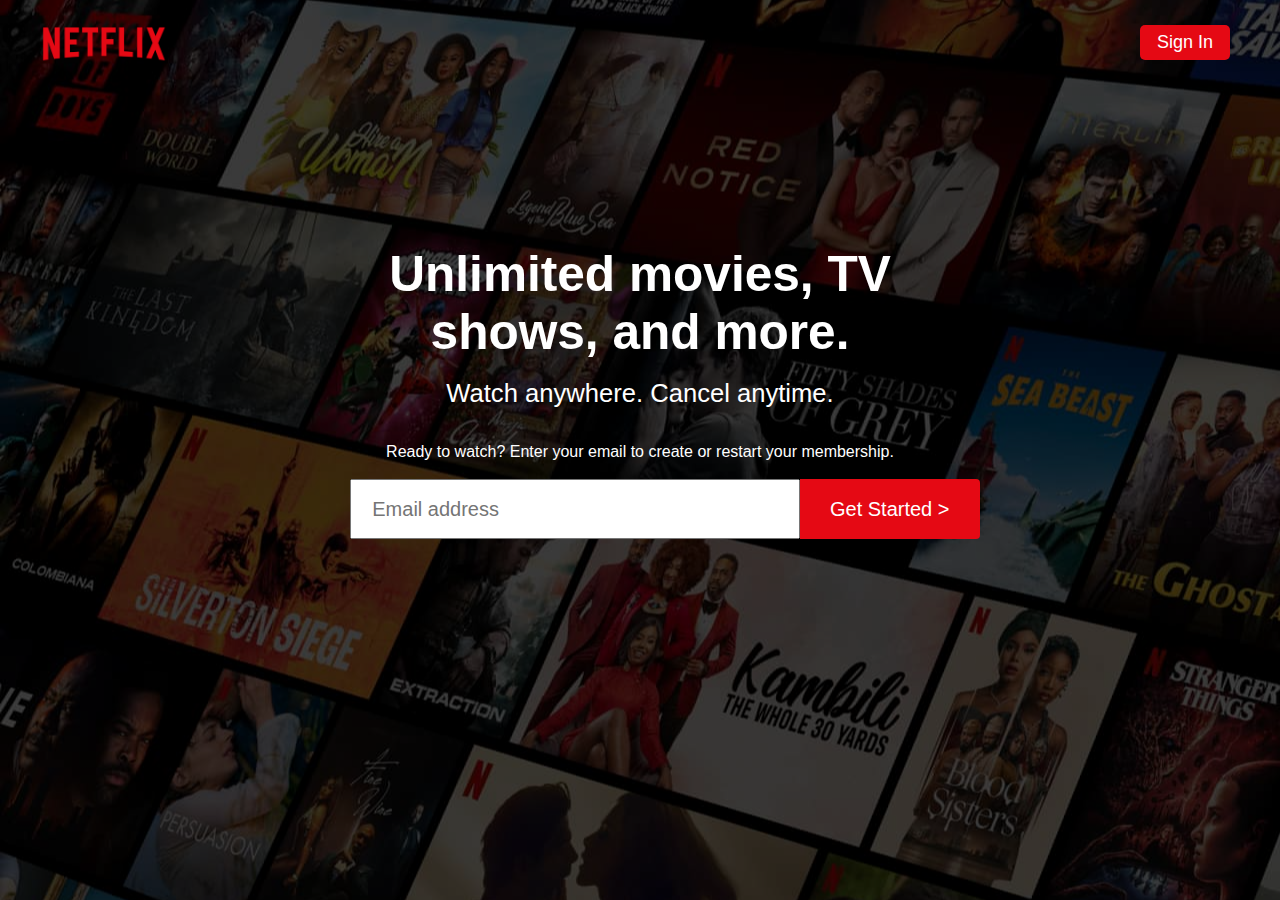
<file: index.html>
<!DOCTYPE html>
<html lang="en">
<head>
    <meta charset="UTF-8">
    <meta http-equiv="X-UA-Compatible" content="IE=edge">
    <meta name="viewport" content="width=device-width, initial-scale=1.0">
    <title>NetFlix PageClone</title>
    <link rel="stylesheet" href="style.css">
</head>

<!-- main body structure -->
<body class="homepage-body">
    
    <div class="mainContainer">

        <!-- the navigation bar on top of the page -->
        <nav class="navBar">
            <div class="left">
                <img src="image/netflix-logo.png" alt="netflixLogo">
            </div>

            <div class="right">
                <button><a href="signIn.html">Sign In</a></button>
            </div>
        </nav>

        <!-- the title section -->
        <div class="title">
            <div class="content">
                <h1>Unlimited movies, TV shows, and more.</h1>
                <h2>Watch anywhere. Cancel anytime.</h2>
                <form action="#">
                    <h3>Ready to watch? Enter your email to create or restart your membership.</h3>
                    <div class="email">
                        <input type="email" name="email" placeholder="Email address">
                        <button><a href="#">Get Started ></a></button>
                    </div>
                </form>
            </div>
        </div>
    </div>
</body>
</html>
</file>
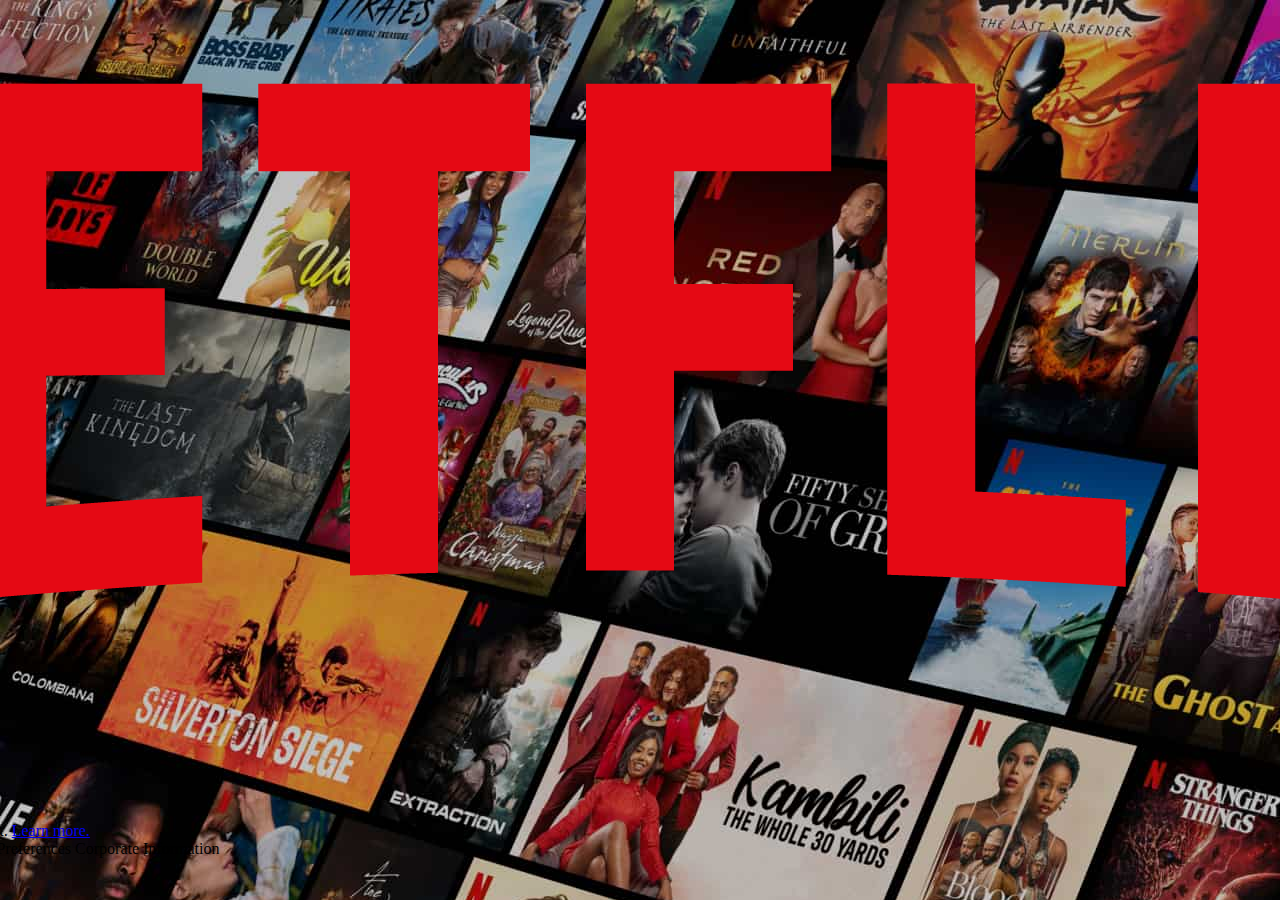
<file: signIn.html>
<!DOCTYPE html>
<html lang="en">
<head>
    <meta charset="UTF-8">
    <meta http-equiv="X-UA-Compatible" content="IE=edge">
    <meta name="viewport" content="width=device-width, initial-scale=1.0">
    <title>NetFlix SignIn</title>
    <link rel="stylesheet" href="style.css">
</head>

<body class="signIn-body">

    <div class="signIn-main-container">
        <header>
            <img class="nav-img" src="image/netflix-logo.png" alt="Netflix Logo">
        </header>
    
        <div class="content">
            <form action="#">
                <div>
                    <input type="email" name="email" placeholder="Email or phone number" />
                    <input type="password" name="password" placeholder="Password"/>
                </div>
                <button>Sign In</button>
            </form>

            <input type="radio" name="rememberMe"/>
            <label>Remember me</label>
            <p>Need help?</p>

            <p>
                New to Netflix? <a href="index.html" target="_blank" rel="noopener noreferrer">Sign up now.</a>
            </p>
            <p>
                This page is protected by Google reCAPTCHA to ensure you're not a bot. <a href="#" target="_blank" rel="noopener noreferrer">Learn more.</a>
            </p>
        </div>
    
        <footer>

            Questions? Contact us.

            FAQ 
            Help Center
            Terms of Use
            Privacy
            Cookie 
            Preferences
            Corporate Information
    
        </footer>
        
    </div>


</body>
</html>
</file>
<file: style.css>
* {
    margin: 0;
    padding: 0;
    box-sizing: border-box;
}

/* The Homepage */

.homepage-body {
    width: 100%;
    height: 100%;
    color: white;
    background: black;
    font-family: 'Helvetica Neue', Helvetica, Arial, sans-serif;
}

.mainContainer::before {
    content: "";
    background: url(image/hmpgBanner.jpg) no-repeat;
    background-position: left;
    position: absolute;
    height: 100%;
    width: 100%;
    opacity: 0.3;
    z-index: -1;
}

.mainContainer .navBar {
    height: 100px;
    display: flex;
}
.mainContainer .navBar .left {
    height: 100%;
    display: flex;
    float: left;
}
.mainContainer .navBar .left img {
    height: 40px;
    position: absolute;
    left: 40px;
    top: 25px;
}
.mainContainer .navBar .right {
    display: flex;
    height: 6px;
    float: right;
    position: absolute;
    right: 50px;
    top: 25px;
}
.mainContainer .navBar .right button {
    margin: auto;
    align-items: center;
    justify-content: center;
    font-size: 18px;
    font-weight: 500;
    padding: 7px 17px;
    background: #e50914;
    cursor: pointer;
    outline: none;
    border-radius: 5px;
    border: none;
}
.mainContainer .navBar .right button a {
    text-decoration: none;
    color: white;
}

/* styling the main body of hompage */

.mainContainer .title {
    padding: 70px 45px;
}
.mainContainer .title .content {
    width: 950px;
    margin: auto;
    padding: 75px 0;
    text-align: center;
}
.mainContainer .title .content h1 {
    width: 650px;
    margin: auto;
    font-size: 3.1rem;
    text-align: center;
}
.mainContainer .title .content h2 {
    width: 650px;
    margin: auto;
    font-size: 1.6rem;
    text-align: center;
    font-weight: 100;
    line-height: 4rem;
}
.mainContainer .title .content form h3 {
    margin: 18px 0;
    font-size: 1rem;
    text-align: center;
    font-weight: 100;
}
.mainContainer .title .content form .email {
    width: 1000px;
    margin: auto;
}
.mainContainer .title .content form .email input {
    height: 60px;
    width: 450px;
    margin: auto;
    padding: 20px;
    font-size: 20px;
    outline: none;
}
.mainContainer .title .content form .email button {
    margin: auto;
    height: 60px;
    width: 180px;
    align-items: center;
    justify-content: center;
    font-size: 20px;
    padding: 7px 17px;
    background: #e50914;
    cursor: pointer;
    outline: none;
    border-bottom-right-radius: 4px;
    border-top-right-radius: 4px;
    border: none;
    margin-left: -5px;
}
.mainContainer .title .content form .email button:hover {
    background-color: #f40612;
}
.mainContainer .title .content form .email button a{
    text-decoration: none;
    color: white;
}


/* The sign in page */

.signIn-body {
    height: 100vh;
    display: flex;
    align-items: center;
    justify-content: center;
    background-image: url(image/bgBanner.jpg);
}

.signIn-main-container {
    posi
}
</file>
